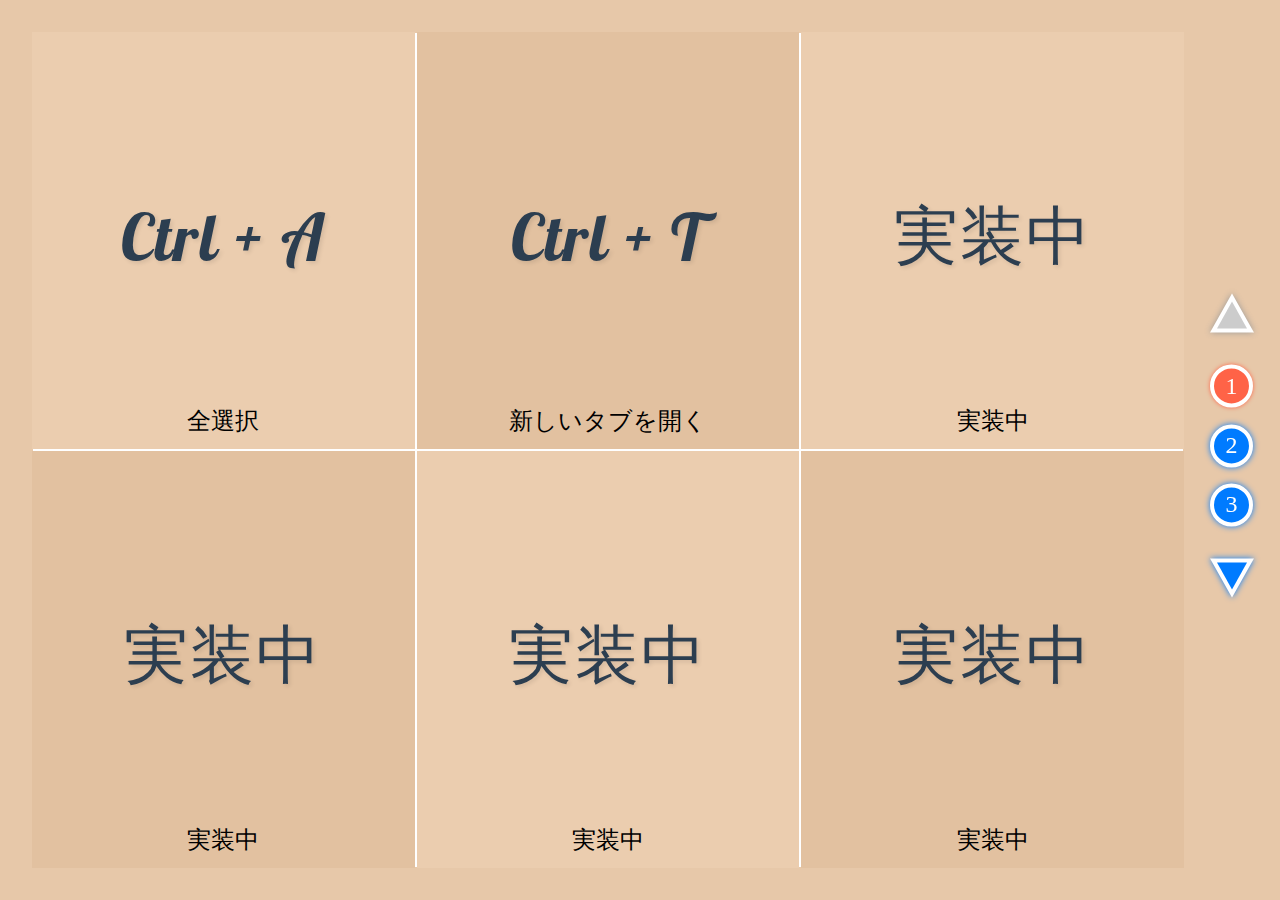
<file: index.html>
<!DOCTYPE html>
<html lang="ja">
<head>
    <meta charset="UTF-8">
    <meta name="viewport" content="width=device-width, initial-scale=1.0">
    <title>Shortcut Practice</title>
    <link href="https://fonts.googleapis.com/css2?family=Lobster&display=swap" rel="stylesheet">
    <link rel="stylesheet" href="styles.css">
</head>
<body>
<div class="vegetables">
    <ul class="page">
      <li>
        <figure>
          <span class="balloon" onclick="CtrlA()" style="cursor:pointer;">Ctrl + A</span>
          <figcaption class="title">全選択</figcaption>
        </figure>
      </li>
      <li>
        <figure>
          <span class="balloon" onclick="CtrlT()" style="cursor:pointer;">Ctrl + T</span>
          <figcaption class="title">新しいタブを開く</figcaption>
        </figure>
      </li>
      <li>
        <figure>
          <span class="balloon" onclick="temp()" style="cursor:pointer;">実装中</span>
          <figcaption class="title">実装中</figcaption>
        </figure>
      </li>
      <li>
        <figure>
          <span class="balloon" onclick="temp()" style="cursor:pointer;">実装中</span>
          <figcaption class="title">実装中</figcaption>
        </figure>
      </li>
      <li>
        <figure>
          <span class="balloon" onclick="temp()" style="cursor:pointer;">実装中</span>
          <figcaption class="title">実装中</figcaption>
        </figure>
      </li>
      <li>
        <figure>
          <span class="balloon" onclick="temp()" style="cursor:pointer;">実装中</span>
          <figcaption class="title">実装中</figcaption>
        </figure>
      </li>
    </ul>
    <!-- Page 1 -->

    <ul class="page">
      <li>
        <figure>
          <span class="balloon" onclick="temp()" style="cursor:pointer;">実装中</span>
          <figcaption class="title">実装中</figcaption>
        </figure>
      </li>
      <li>
        <figure>
          <span class="balloon" onclick="temp()" style="cursor:pointer;">実装中</span>
          <figcaption class="title">実装中</figcaption>
        </figure>
      </li>
      <li>
        <figure>
          <span class="balloon" onclick="temp()" style="cursor:pointer;">実装中</span>
          <figcaption class="title">実装中</figcaption>
        </figure>
      </li>
      <li>
        <figure>
          <span class="balloon" onclick="temp()" style="cursor:pointer;">実装中</span>
          <figcaption class="title">実装中</figcaption>
        </figure>
      </li>
      <li>
        <figure>
          <span class="balloon" onclick="temp()" style="cursor:pointer;">実装中</span>
          <figcaption class="title">実装中</figcaption>
        </figure>
      </li>
      <li>
        <figure>
          <span class="balloon" onclick="temp()" style="cursor:pointer;">実装中</span>
          <figcaption class="title">実装中</figcaption>
        </figure>
      </li>
    </ul>
    <!-- Page 2 -->

    <ul class="page">
      <li>
        <figure>
          <span class="balloon" onclick="temp()" style="cursor:pointer;">実装中</span>
          <figcaption class="title">実装中</figcaption>
        </figure>
      </li>
      <li>
        <figure>
          <span class="balloon" onclick="temp()" style="cursor:pointer;">実装中</span>
          <figcaption class="title">実装中</figcaption>
        </figure>
      </li>
      <li>
        <figure>
          <span class="balloon" onclick="temp()" style="cursor:pointer;">実装中</span>
          <figcaption class="title">実装中</figcaption>
        </figure>
      </li>
      <li>
        <figure>
          <span class="balloon" onclick="temp()" style="cursor:pointer;">実装中</span>
          <figcaption class="title">実装中</figcaption>
        </figure>
      </li>
      <li>
        <figure>
          <span class="balloon" onclick="temp()" style="cursor:pointer;">実装中</span>
          <figcaption class="title">実装中</figcaption>
        </figure>
      </li>
      <li>
        <figure>
          <span class="balloon" onclick="temp()" style="cursor:pointer;">実装中</span>
          <figcaption class="title">実装中</figcaption>
        </figure>
      </li>
    </ul>
    <!-- Page 3 -->

  </div>
  
  <div class="pagination">
    <button id="prevPage">Previous</button>
    <div class="pagination-numbers"></div>
    <button id="nextPage">Next</button>
  </div>
  <script src="script.js"></script>
</body>
</html>
</file>
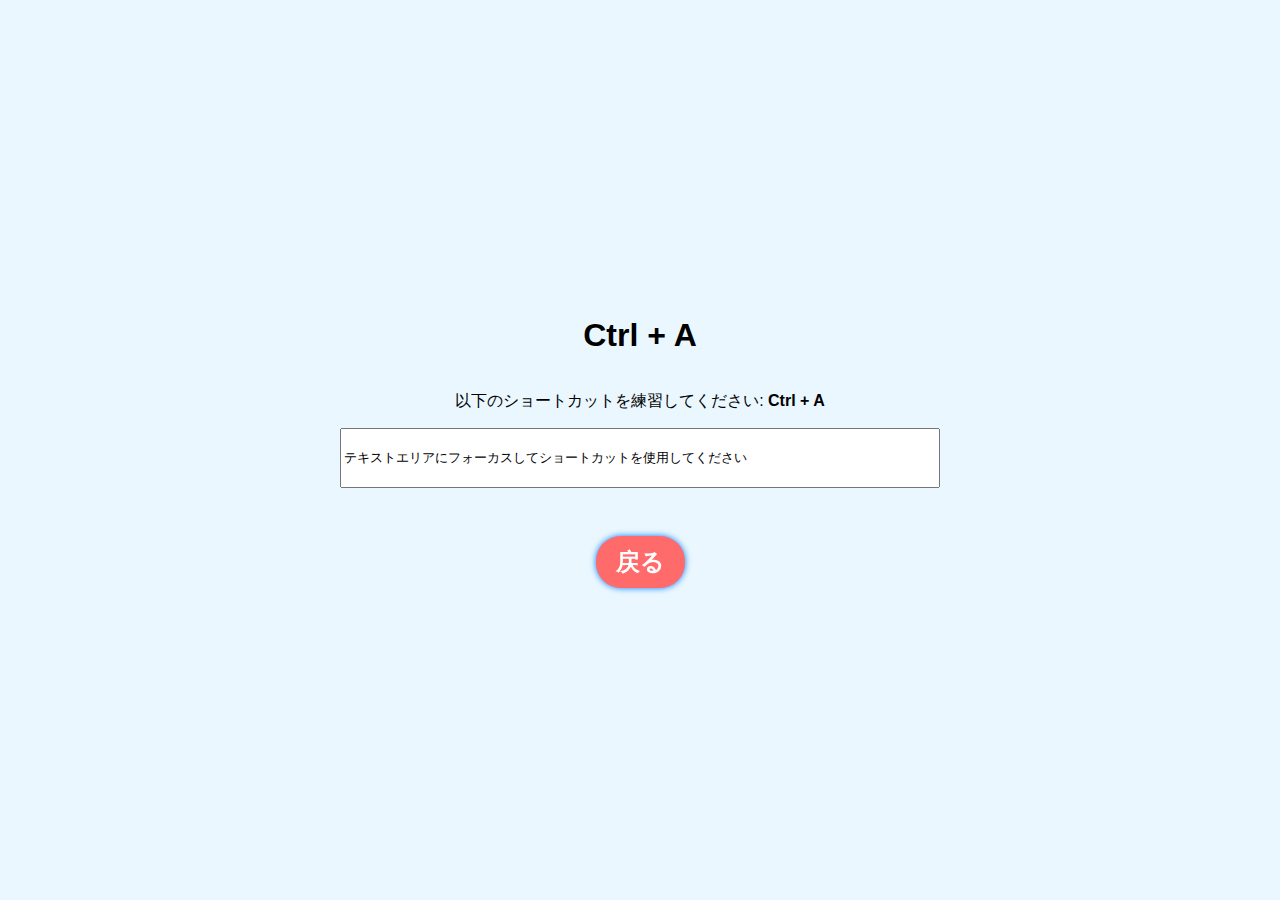
<file: CtralA.html>
<!DOCTYPE html>
<html lang="ja">
<head>
    <meta charset="UTF-8">
    <meta name="viewport" content="width=device-width, initial-scale=1.0">
    <title>Shortcut Practice</title>
    <link rel="stylesheet" href="styles.css">
</head>
<body>
    <h1>Ctrl + A</h1>
    <p>以下のショートカットを練習してください: <strong>Ctrl + A</strong></p>
    <input type="text" id="inputField" value="テキストエリアにフォーカスしてショートカットを使用してください">
    <p id="result"></p>

    <button onclick="back()" class="add-button">戻る</button>

    <script src="CtralA.js"></script>
</body>
</html>
</file>
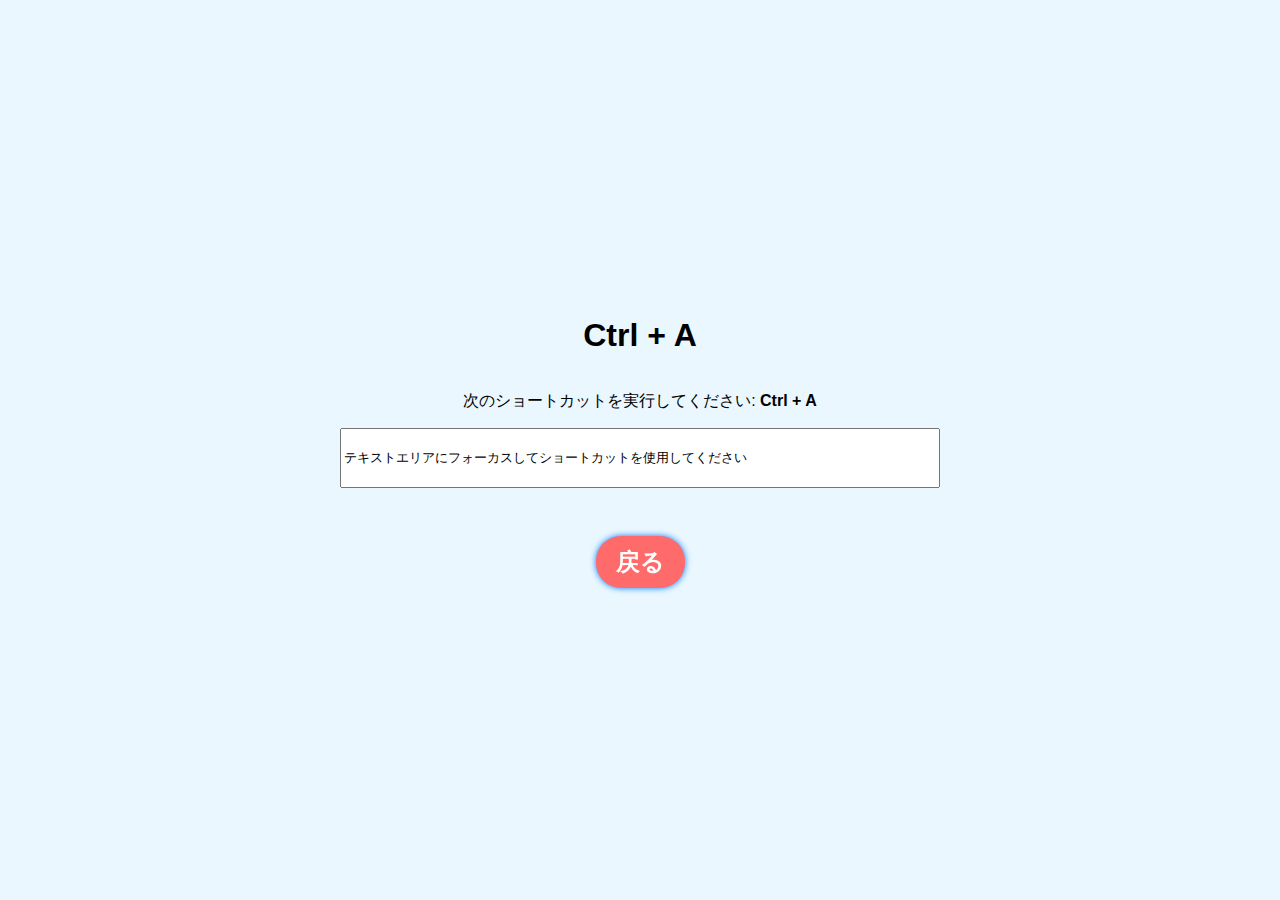
<file: CtrlA/CtralA.html>
<!DOCTYPE html>
<html lang="ja">
<head>
    <meta charset="UTF-8">
    <meta name="viewport" content="width=device-width, initial-scale=1.0">
    <title>Shortcut Practice</title>
    <link rel="stylesheet" href="../styles.css">
</head>
<body>
    <h1>Ctrl + A</h1>
    <p>次のショートカットを実行してください: <strong>Ctrl + A</strong></p>
    <input type="text" id="inputField" value="テキストエリアにフォーカスしてショートカットを使用してください">
    <p id="result"></p>

    <button onclick="back()" class="add-button">戻る</button>

    <script src="CtralA.js"></script>
</body>
</html>
</file>
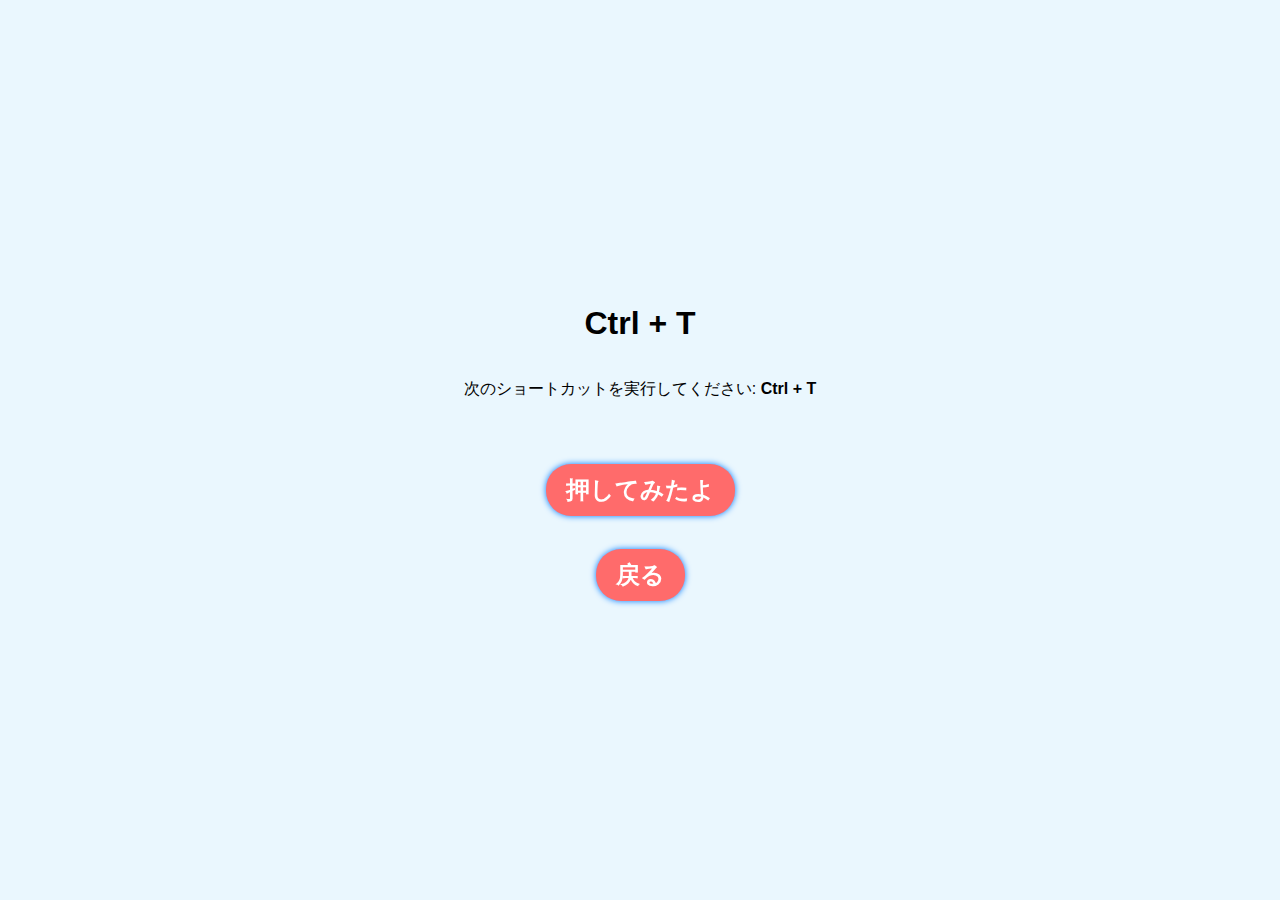
<file: CtrlT/CtralT.html>
<!DOCTYPE html>
<html lang="ja">
<head>
    <meta charset="UTF-8">
    <meta name="viewport" content="width=device-width, initial-scale=1.0">
    <title>Shortcut Practice</title>
    <link rel="stylesheet" href="../styles.css">
</head>
<body>
    <h1>Ctrl + T</h1>
    <p>次のショートカットを実行してください: <strong>Ctrl + T</strong></p>
    <p id="result"></p>
    <button onclick="CtralT()" class="add-button">押してみたよ</button>

    <button onclick="back()" class="add-button">戻る</button>

    <script src="CtralT.js"></script>
</body>
</html>
</file>
<file: styles.css>
* {
	box-sizing: border-box;
}

body {
	font-family: sans-serif;
	margin: 0;
}

.vegetables {
	width: 100%;
	min-height: 100vh;
	margin: 0 auto;
	background-color: #ebcdaf;
}

.page {
	position: fixed;
	width: inherit;
	height: inherit;
	display: grid;
	grid-template-columns: 1fr 1fr 1fr;
	grid-auto-rows: 1fr;
	gap: 2px;
	height: 100vh;
	margin: 0;
	padding: 2em;
	padding-right: 6em;
	transition: z-index 0.5s step-end, opacity 0.5s linear;
}

.page::after {
	content: "";
	display: block;
	position: absolute;
	top: 0;
	right: 0;
	bottom: 0;
	left: 0;
	z-index: -1;
	margin: 2.05em;
	margin-right: 6.05em;
	background-color: white;
}

.page li {
	display: flex;
	position: relative;
}

figure {
	flex-grow: 1;
	display: flex;
	flex-direction: column;
	justify-content: space-between;
	align-items: center;
	margin: 0;
	padding: 1.5em 40px 2em;
}

figure svg {
	max-width: 100%;
	max-height: 290px;
	flex-grow: 1;
}

figcaption {
	position: absolute;
	bottom: 0;
	font-family: "Gloria Hallelujah", cursive;
	font-size: 1.5em;
	margin: 0.5em 0;
}

.page:nth-child(1) {
	z-index: 0;
}

.page:nth-child(2) {
	z-index: -1;
}

.page:nth-child(3) {
	z-index: -2;
}

.page:nth-child(4) {
	z-index: -3;
}

.page:nth-child(5) {
	z-index: -4;
}

.page:nth-child(1),
.page:nth-child(1) li {
	background-color: #e7c8a9;
}

.page:nth-child(2),
.page:nth-child(2) li {
	background-color: #aad5dd;
}

.page:nth-child(3),
.page:nth-child(3) li {
	background-color: #edc0bb;
}

.page:nth-child(4),
.page:nth-child(4) li {
	background-color: #cbf8db;
}

.page:not(.active) {
	opacity: 0;
}

.page.active {
	z-index: 1;
	opacity: 1;
	transition: z-index 0.5s step-start, opacity 0.5s linear;
}

/*** Pagination ***/
.pagination {
	position: fixed;
	z-index: 10;
	right: 0;
	top: 50%;
	transform: translateY(-50%);
	margin-right: 10px;
	text-align: center;
}

.pagination > button {
	text-indent: -99999px;
	width: 0;
	height: 0;
	position: relative;
	background-color: transparent;
	border-color: white;
	border-left: 0.933em solid transparent !important;
	border-right: 0.933em solid transparent !important;
}

.pagination > button::before {
	content: "";
	display: block;
	position: absolute;
	left: 50%;
	transform: translateX(-50%);
	border-color: #007bff;
	border-left: 0.66em solid transparent !important;
	border-right: 0.66em solid transparent !important;
}

#prevPage {
	border-bottom-width: 1.66em;
	border-bottom-style: solid;
	border-top: none;
}

#prevPage::before {
	top: 0.333em;
	border-bottom-width: 1.16em;
	border-bottom-style: solid;
}

#nextPage {
	border-top-width: 1.66em;
	border-top-style: solid;
	border-bottom: none;
}

#nextPage::before {
	bottom: 0.333em;
	border-top-width: 1.16em;
	border-top-style: solid;
}

.pagination-numbers button {
	display: block;
	width: 1.8em;
	height: 1.8em;
	border-radius: 50%;
	line-height: 1;
}

button {
	background-color: #007bff;
	color: white;
	border: 4px solid white;
	filter: drop-shadow(0 0 3px #007bff);
	cursor: pointer;
	margin: 0.67em;
	padding: 0;
	font-size: 1.5em;
	font-family: "Titan One", cursive;
	outline-color: transparent;
	transition: transform 0.1s linear, background-color 0.1s linear;
}

button:hover {
	transform: scale(1.2);
}

button:disabled {
	cursor: not-allowed;
	filter: drop-shadow(0 0 3px #999);
	transform: none;
}

button:disabled::before {
	border-color: #ccc;
}

button.active {
	background-color: tomato;
	filter: drop-shadow(0 0 2px tomato);
}

@media (max-width: 800px) and (max-aspect-ratio: 1 / 1) {
	.vegetables {
		height: calc(100vh - 3em);
	}

	.page {
		grid-template-columns: 1fr 1fr;
		padding: 1.5em 1.5em 4em;
	}

	.page::after {
		margin: 1.6em 1.6em 4.1em;
	}

	figure {
		justify-content: center;
	}

	figure svg {
		max-width: 100%;
		max-height: calc(100vh / 3 - 2em);
	}

	figcaption {
		font-size: 1.2em;
	}

	button {
		font-size: 1.2em;
	}

	.pagination {
		display: flex;
		flex-direction: row;
		bottom: 0;
		top: unset;
		right: unset;
		left: 50%;
		transform: translateX(-50%);
	}

	.pagination-numbers {
		display: flex;
	}

	.pagination-numbers button {
		display: inline-block;
		margin: 10px 0;
	}

	#prevPage {
		transform: rotate(-90deg);
	}

	#nextPage {
		transform: rotate(-90deg);
	}
}

@media (max-height: 800px) and (min-aspect-ratio: 1/1) {
	figure svg {
		max-height: calc(100vh / 3 - 2em);
	}

	figcaption {
		font-size: 1.2em;
	}
}

@media (max-height: 800px) and (max-aspect-ratio: 1/1) {
	figure svg {
		max-height: calc(100vh / 3 - 4em);
	}
}

@media (min-width: 800px) and (min-aspect-ratio: 1/1) {
	.page:nth-child(1) li:nth-child(odd) {
		background-color: #ebcdaf;
	}

	.page:nth-child(1) li:nth-child(even) {
		background-color: #e2c1a0;
	}

	.page:nth-child(2) li:nth-child(even) {
		background-color: #aedae2;
	}

	.page:nth-child(2) li:nth-child(odd) {
		background-color: #a0cfd7;
	}

	.page:nth-child(3) li:nth-child(odd) {
		background-color: #eec7c3;
	}

	.page:nth-child(3) li:nth-child(even) {
		background-color: #e8bcb8;
	}
}

body {
    font-family: 'Arial', sans-serif;
    background-color: #EAF7FE;
    display: flex;
    justify-content: center;
    align-items: center;
    height: 100vh;
    flex-direction: column;
}

.game-area {
    display: flex;
}


.balloon {
    font-family: 'Lobster', cursive;
    font-size: 4em;
    color: #2c3e50;             /* 文字色 */
    text-shadow: 2px 2px 4px rgba(0, 0, 0, 0.1); /* テキストの影 */
    letter-spacing: 2px;       /* 文字間隔 */

    display: flex;              /* フレックスボックスを有効にする */
    justify-content: center;    /* 水平方向を中央に配置 */
    align-items: center;        /* 垂直方向を中央に配置 */
    height: 100%;               /* 要素の高さを親要素に合わせる */
}

.balloon:hover {
    background-color: #FF8E8E;
}


.add-button {
    padding: 10px 20px;
    border-radius: 25px;
    border: none;
    background-color: #FF6B6B;
    color: white;
    cursor: pointer;
    transition: background-color 0.3s ease;
    font-weight: bold;
}

.add-button:hover {
    background-color: #FF8E8E;
}

#inputField {
    width: 600px;
    height: 60px;
}
</file>
